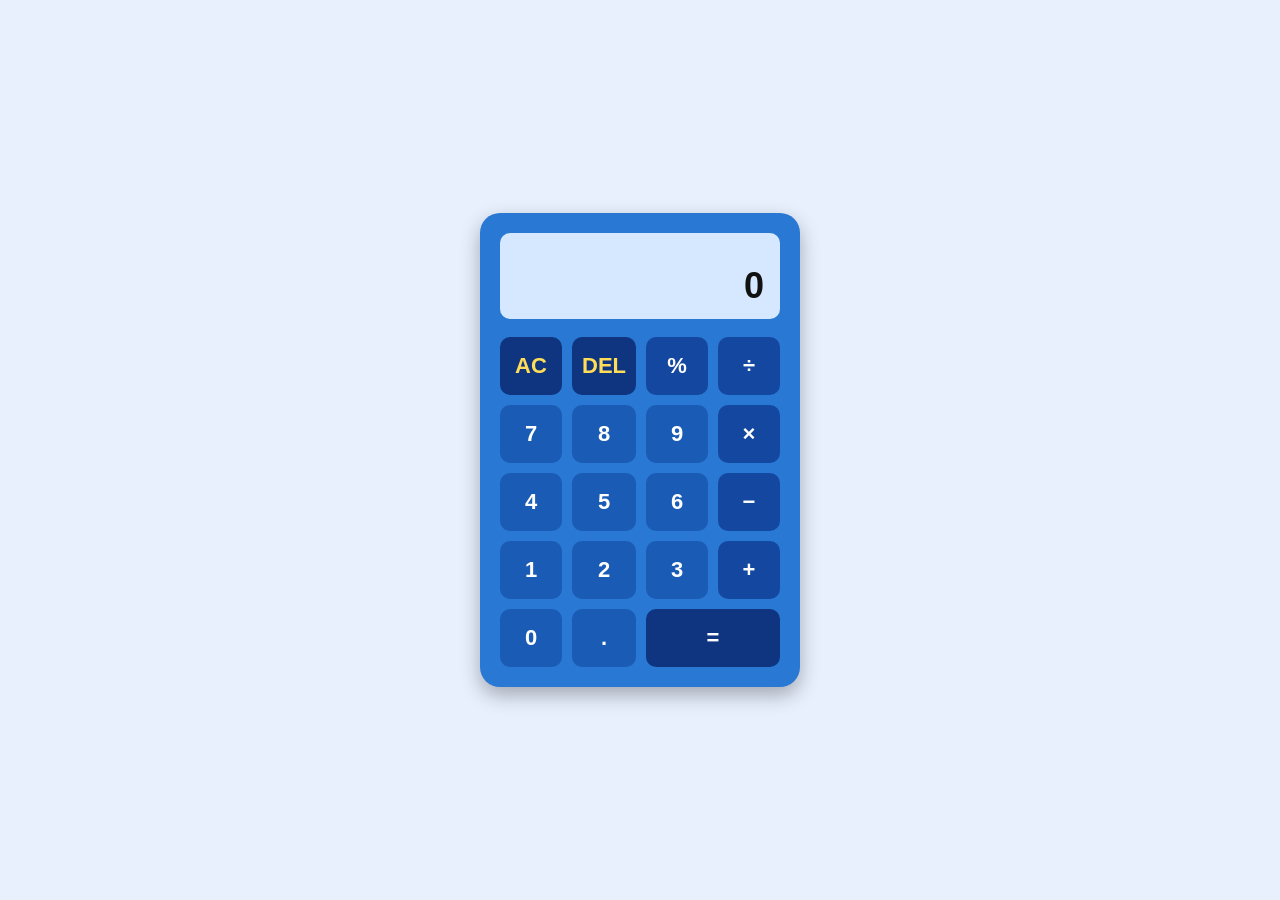
<file: Calci/index.html>
<!DOCTYPE html>
<html lang="en">
<head>
  <meta charset="UTF-8" />
  <meta name="viewport" content="width=device-width, initial-scale=1.0"/>
  <title>Calculator</title>
  <link rel="stylesheet" href="style.css" />
</head>
<body>

  <div class="calculator">

    <div class="display">
      <div id="expression"></div>
      <div id="result">0</div>
    </div>

    <div class="buttons">
      <button class="btn clear" onclick="clearAll()">AC</button>
      <button class="btn clear" onclick="deleteLast()">DEL</button>
      <button class="btn operator" onclick="appendToDisplay('%')">%</button>
      <button class="btn operator" onclick="appendToDisplay('/')">÷</button>

      <button class="btn number" onclick="appendToDisplay('7')">7</button>
      <button class="btn number" onclick="appendToDisplay('8')">8</button>
      <button class="btn number" onclick="appendToDisplay('9')">9</button>
      <button class="btn operator" onclick="appendToDisplay('*')">×</button>

      <button class="btn number" onclick="appendToDisplay('4')">4</button>
      <button class="btn number" onclick="appendToDisplay('5')">5</button>
      <button class="btn number" onclick="appendToDisplay('6')">6</button>
      <button class="btn operator" onclick="appendToDisplay('-')">−</button>

      <button class="btn number" onclick="appendToDisplay('1')">1</button>
      <button class="btn number" onclick="appendToDisplay('2')">2</button>
      <button class="btn number" onclick="appendToDisplay('3')">3</button>
      <button class="btn operator" onclick="appendToDisplay('+')">+</button>

      <button class="btn number zero" onclick="appendToDisplay('0')">0</button>
      <button class="btn number" onclick="appendToDisplay('.')">.</button>
      <button class="btn equals" onclick="calculate()">=</button>
    </div>

  </div>

  <script src="script.js"></script>
</body>
</html>
</file>
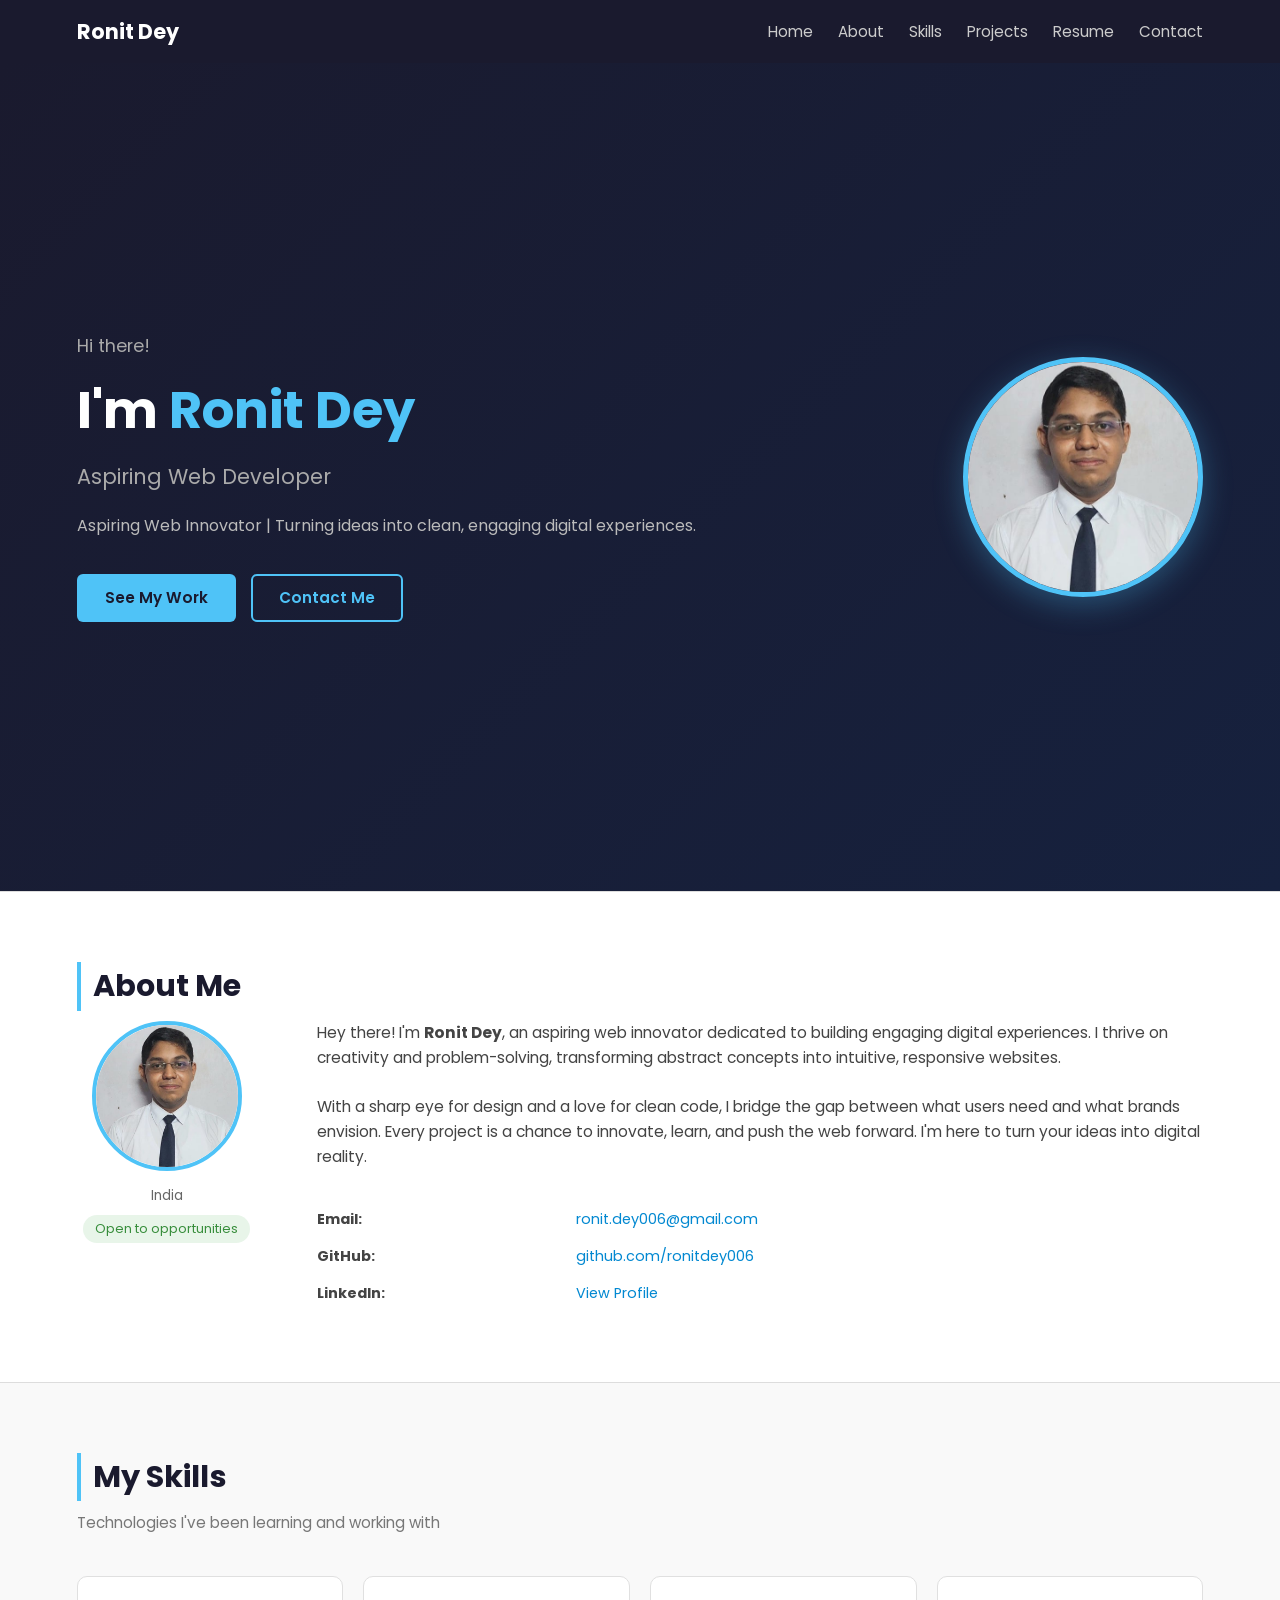
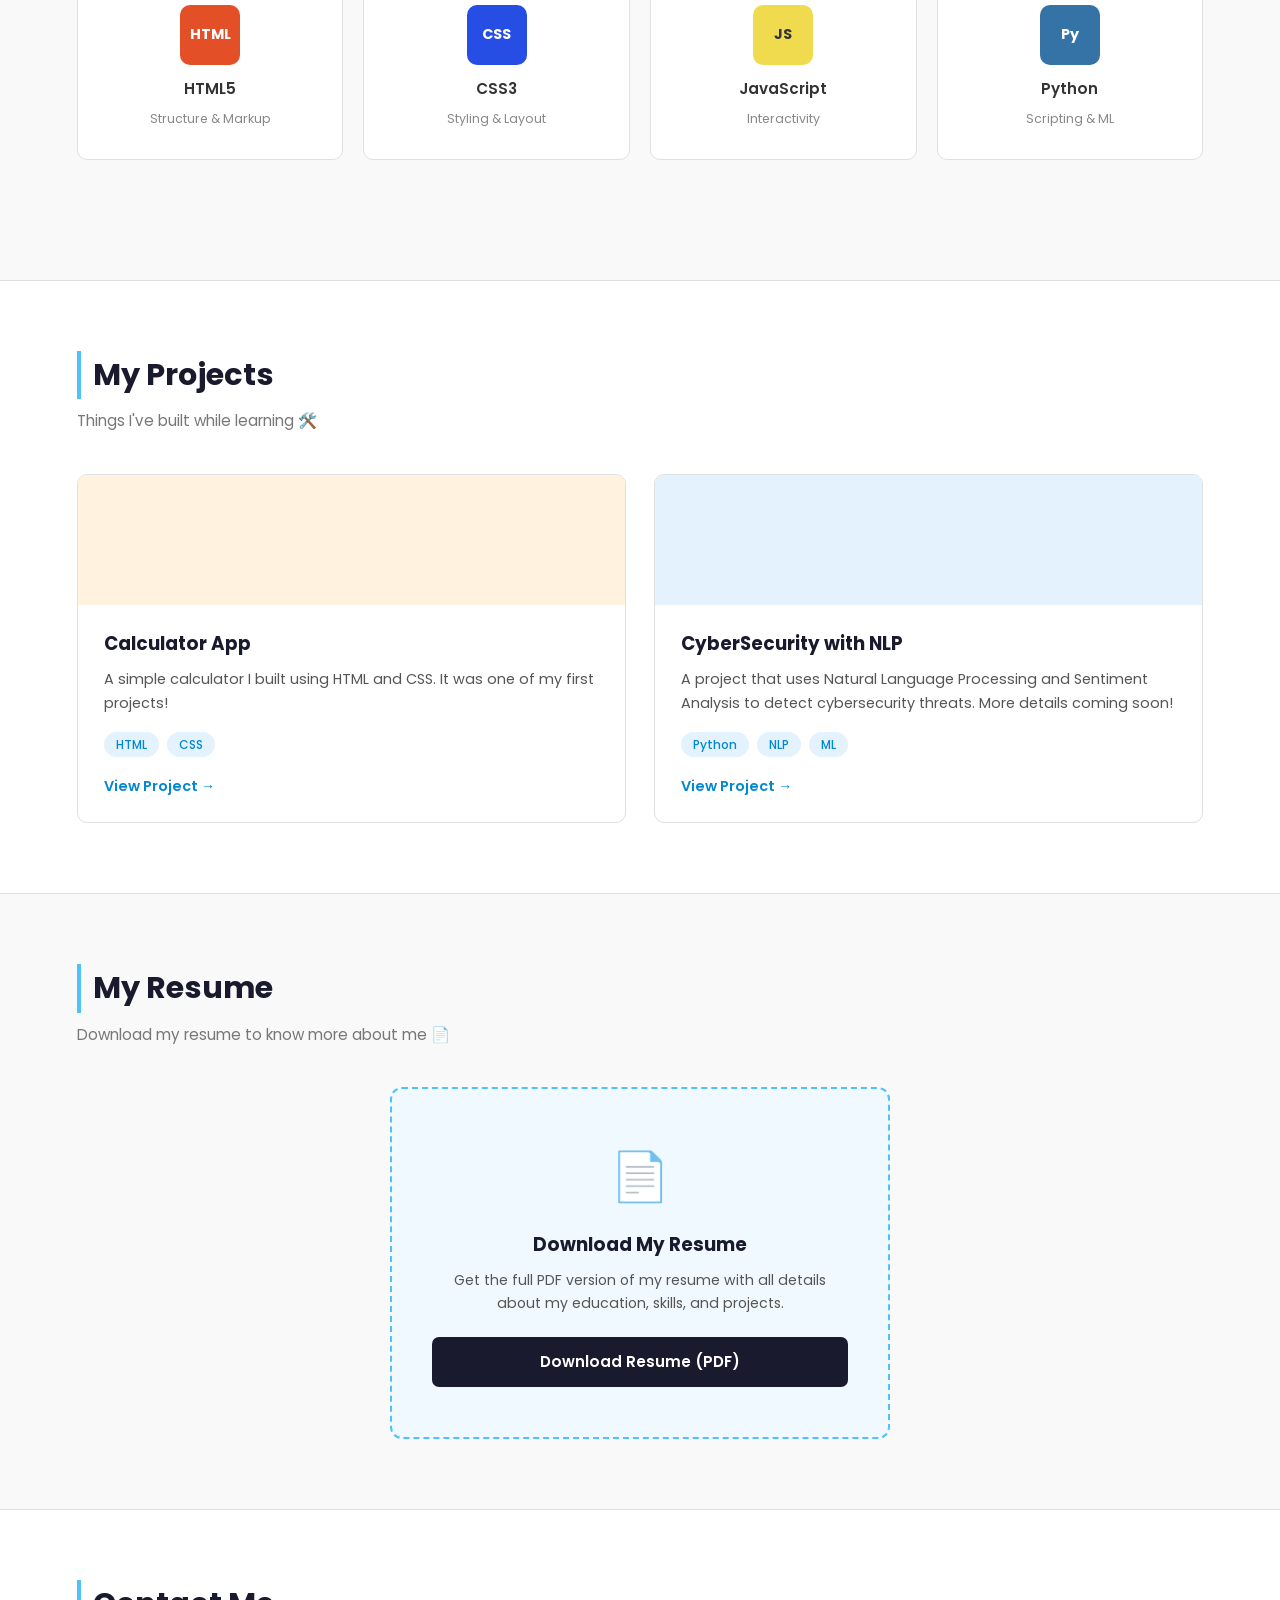
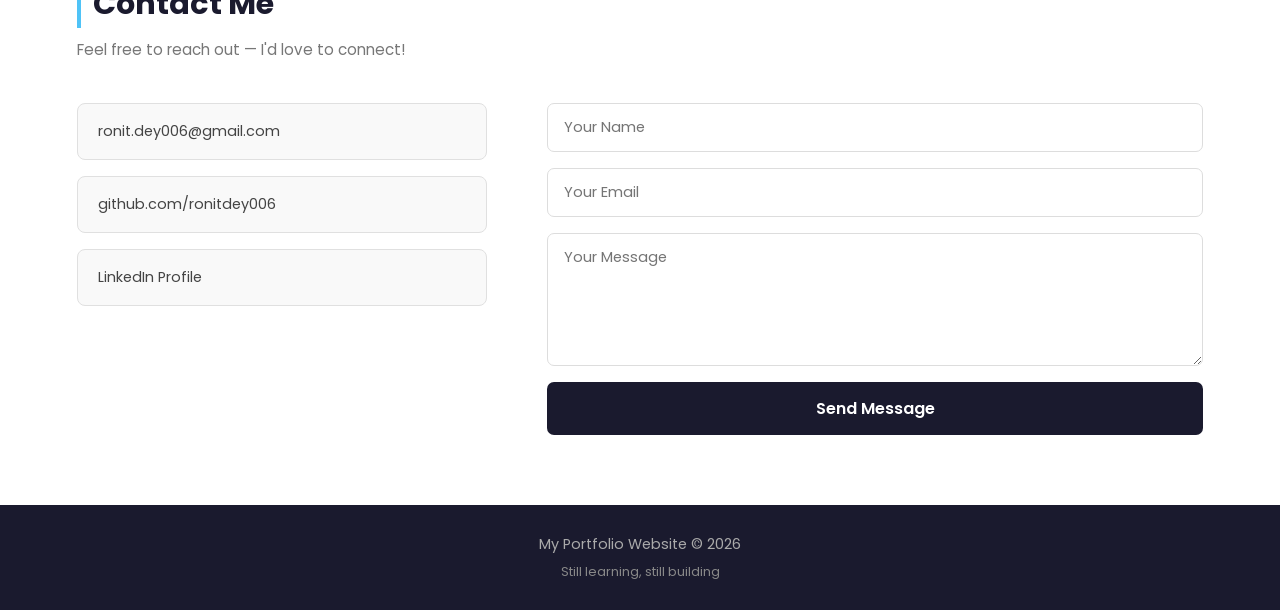
<file: Portfolio_Website/index.html>
<!DOCTYPE html>
<html lang="en">
<head>
  <meta charset="UTF-8" />
  <meta name="viewport" content="width=device-width, initial-scale=1.0"/>
  <title>Ronit Dey - Portfolio</title>
  <link rel="stylesheet" href="style.css" />
  <link href="https://fonts.googleapis.com/css2?family=Poppins:wght@400;500;600;700&display=swap" rel="stylesheet"/>
</head>
<body>
  
  <nav>
    <div class="nav-name">Ronit Dey</div>
    <ul>
      <li><a href="#home">Home</a></li>
      <li><a href="#about">About</a></li>
      <li><a href="#skills">Skills</a></li>
      <li><a href="#projects">Projects</a></li>
      <li><a href="#resume">Resume</a></li>
      <li><a href="#contact">Contact</a></li>
    </ul>
  </nav>
  
  <section id="home" class="hero">
    <div class="hero-text">
      <p class="greeting">Hi there!</p>
      <h1>I'm <span class="blue">Ronit Dey</span></h1>
      <h2>Aspiring Web Developer</h2>
      <p class="intro-text">
        Aspiring Web Innovator | Turning ideas into clean, engaging digital experiences.
      </p>
      <div class="hero-buttons">
        <a href="#projects" class="btn-primary">See My Work</a>
        <a href="#contact" class="btn-outline">Contact Me</a>
      </div>
    </div>
    <div class="hero-image">
      <img src="image.jpeg" alt="Ronit Dey" class="profile-photo" />
    </div>
  </section>

  <hr class="divider" />

  <section id="about" class="about">
    <h2 class="section-heading">About Me</h2>
    <div class="about-content">
      <div class="about-pic">
        <img src="image.jpeg" alt="Ronit Dey" class="about-photo" />
        <p class="location">India</p>
        <p class="status-badge">Open to opportunities</p>
      </div>
      <div class="about-text">
        <p>
          Hey there! I'm <strong>Ronit Dey</strong>, an aspiring web innovator dedicated to building
          engaging digital experiences. I thrive on creativity and problem-solving, transforming abstract
          concepts into intuitive, responsive websites.
        </p>
        <br/>
        <p>
          With a sharp eye for design and a love for clean code, I bridge the gap between what users need
          and what brands envision. Every project is a chance to innovate, learn, and push the web forward.
          I'm here to turn your ideas into digital reality.
        </p>
        <br/>
        <table class="info-table">
          <tr>
            <td><strong>Email:</strong></td>
            <td><a href="mailto:ronit.dey006@gmail.com">ronit.dey006@gmail.com</a></td>
          </tr>
          <tr>
            <td><strong>GitHub:</strong></td>
            <td><a href="https://github.com/ronitdey006" target="_blank">github.com/ronitdey006</a></td>
          </tr>
          <tr>
            <td><strong>LinkedIn:</strong></td>
            <td><a href="https://www.linkedin.com/in/ronit-dey-870091322" target="_blank">View Profile</a></td>
          </tr>
        </table>
      </div>
    </div>
  </section>

  <hr class="divider" />
  
  <section id="skills" class="skills">
    <h2 class="section-heading">My Skills</h2>
    <p class="section-sub">Technologies I've been learning and working with</p>

    <div class="skills-grid">
      <div class="skill-box">
        <div class="skill-icon html-icon">HTML</div>
        <p>HTML5</p>
        <small>Structure & Markup</small>
      </div>
      <div class="skill-box">
        <div class="skill-icon css-icon">CSS</div>
        <p>CSS3</p>
        <small>Styling & Layout</small>
      </div>
      <div class="skill-box">
        <div class="skill-icon js-icon">JS</div>
        <p>JavaScript</p>
        <small>Interactivity</small>
      </div>
      <div class="skill-box">
        <div class="skill-icon py-icon">Py</div>
        <p>Python</p>
        <small>Scripting & ML</small>
      </div>
    </div>
    
  </section>
  <hr class="divider" />
  <section id="projects" class="projects">
    <h2 class="section-heading">My Projects</h2>
    <p class="section-sub">Things I've built while learning 🛠️</p>
    <div class="projects-grid">
      <div class="project-card">
        <div class="card-top orange-top">
        </div>
        <div class="card-body">
          <h3>Calculator App</h3>
          <p>A simple calculator I built using HTML and CSS. It was one of my first projects!</p>
          <div class="card-tags">
            <span class="tag">HTML</span>
            <span class="tag">CSS</span>
          </div>
          <a href="https://ronitdey006.github.io/CODSOFT/Calci/index.html" target="_blank" class="card-link">View Project →</a>
        </div>
      </div>

      <div class="project-card">
        <div class="card-top blue-top">
        </div>
        <div class="card-body">
          <h3>CyberSecurity with NLP</h3>
          <p>A project that uses Natural Language Processing and Sentiment Analysis to detect cybersecurity threats. More details coming soon!</p>
          <div class="card-tags">
            <span class="tag">Python</span>
            <span class="tag">NLP</span>
            <span class="tag">ML</span>
          </div>
          <a href="https://ronitdey006-codsoft-cyberbullying-detectionapp-alwsff.streamlit.app/" target="_blank" class="card-link">View Project →</a>
        </div>
      </div>

    </div>
  </section>

  <hr class="divider" />

  <section id="resume" class="resume">
    <h2 class="section-heading">My Resume</h2>
    <p class="section-sub">Download my resume to know more about me 📄</p>

    <div class="download-card">
      <div class="download-icon">📄</div>
      <h3>Download My Resume</h3>
      <p>Get the full PDF version of my resume with all details about my education, skills, and projects.</p>
      <a href="Resume.pdf" download="Ronit_Dey_Resume.pdf" class="btn-download" id="downloadBtn">
         Download Resume (PDF)
      </a>
    </div>
  </section>

  <hr class="divider" />
  
  <section id="contact" class="contact">
    <h2 class="section-heading">Contact Me</h2>
    <p class="section-sub">Feel free to reach out — I'd love to connect!</p>

    <div class="contact-wrapper">
      <div class="contact-links">
        <a href="mailto:ronit.dey006@gmail.com" class="contact-item">
          <span>ronit.dey006@gmail.com</span>
        </a>
        <a href="https://github.com/ronitdey006" target="_blank" class="contact-item">
          <span>github.com/ronitdey006</span>
        </a>
        <a href="https://www.linkedin.com/in/ronit-dey-870091322" target="_blank" class="contact-item">
          <span>LinkedIn Profile</span>
        </a>
      </div>

      <form class="contact-form" id="contactForm">
        <input type="text" id="name" placeholder="Your Name" required />
        <input type="email" id="email" placeholder="Your Email" required />
        <textarea id="message" rows="5" placeholder="Your Message" required></textarea>
        <button type="submit">Send Message</button>
        <p id="successMsg" style="display:none; color:green; margin-top:10px;">
           Message sent! I'll get back to you soon.
        </p>
      </form>
    </div>
  </section>
  
  <footer>
    <p>My Portfolio Website © 2026</p>
    <p style="margin-top:6px; font-size:0.8rem; color:#888;">Still learning, still building</p>
  </footer>

  <script src="script.js"></script>
</body>
</html>
</file>
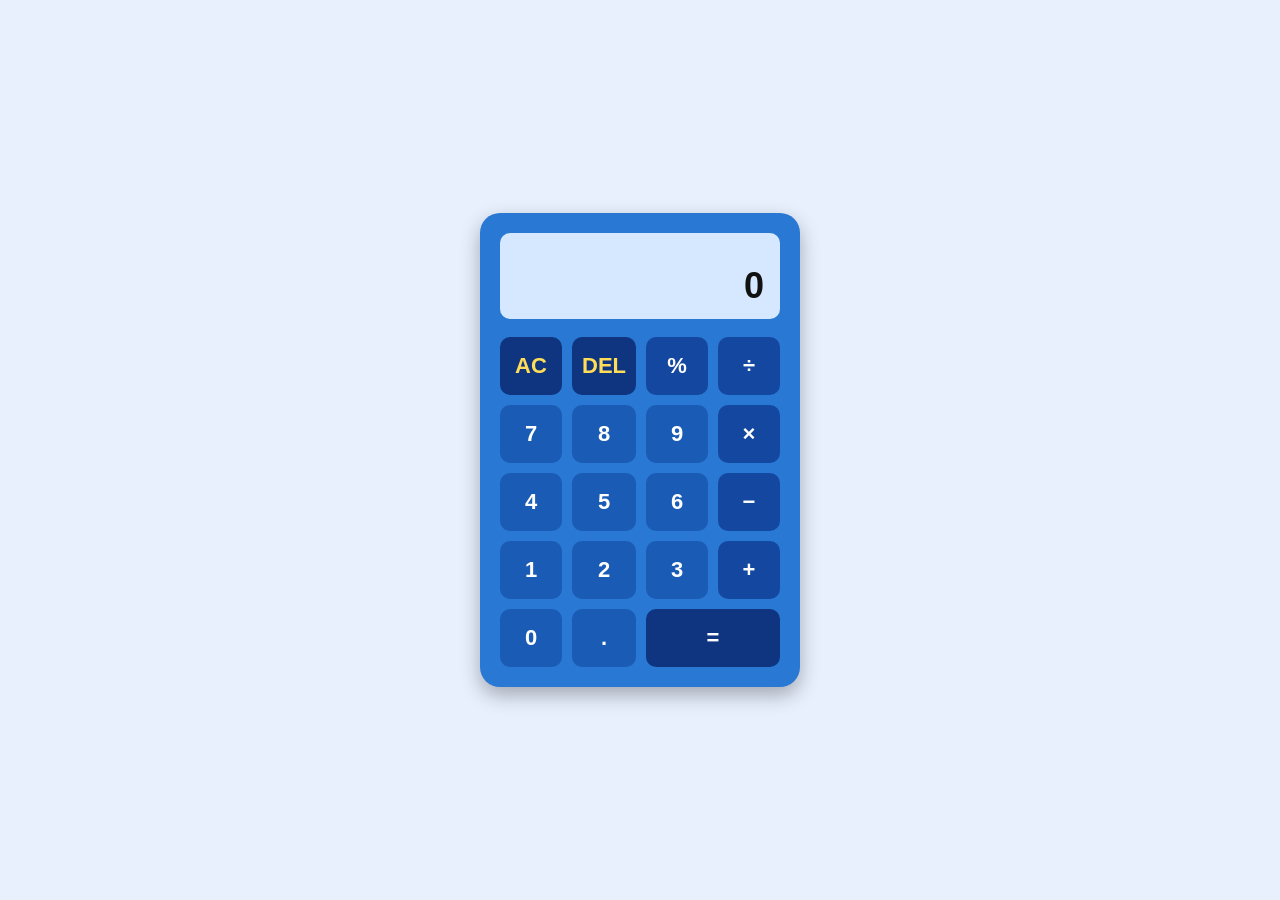
<file: Calci/Calculator.html>
<!DOCTYPE html>
<html lang="en">
<head>
    <meta charset="UTF-8">
    <meta name="viewport" content="width=device-width, initial-scale=1.0">
    <title>Calculator</title>
    <link rel="stylesheet" href="style.css">
</head>
<body>

    <div class="calculator">
        <div class="display">
            <div id="expression"></div>
            <div id="result">0</div>
        </div>

        <div class="buttons">
            <button class="btn clear" onclick="clearAll()">AC</button>
            <button class="btn clear" onclick="deleteLast()">DEL</button>
            <button class="btn operator" onclick="appendToDisplay('%')">%</button>
            <button class="btn operator" onclick="appendToDisplay('/')">÷</button>

            <button class="btn number" onclick="appendToDisplay('7')">7</button>
            <button class="btn number" onclick="appendToDisplay('8')">8</button>
            <button class="btn number" onclick="appendToDisplay('9')">9</button>
            <button class="btn operator" onclick="appendToDisplay('*')">×</button>

            <button class="btn number" onclick="appendToDisplay('4')">4</button>
            <button class="btn number" onclick="appendToDisplay('5')">5</button>
            <button class="btn number" onclick="appendToDisplay('6')">6</button>
            <button class="btn operator" onclick="appendToDisplay('-')">−</button>

            <button class="btn number" onclick="appendToDisplay('1')">1</button>
            <button class="btn number" onclick="appendToDisplay('2')">2</button>
            <button class="btn number" onclick="appendToDisplay('3')">3</button>
            <button class="btn operator" onclick="appendToDisplay('+')">+</button>

            <button class="btn number" onclick="appendToDisplay('0')">0</button>
            <button class="btn number" onclick="appendToDisplay('.')">.</button>
            <button class="btn equals" onclick="calculate()">=</button>
        </div>
    </div>

    <script src="script.js"></script>
</body>
</html>
</file>
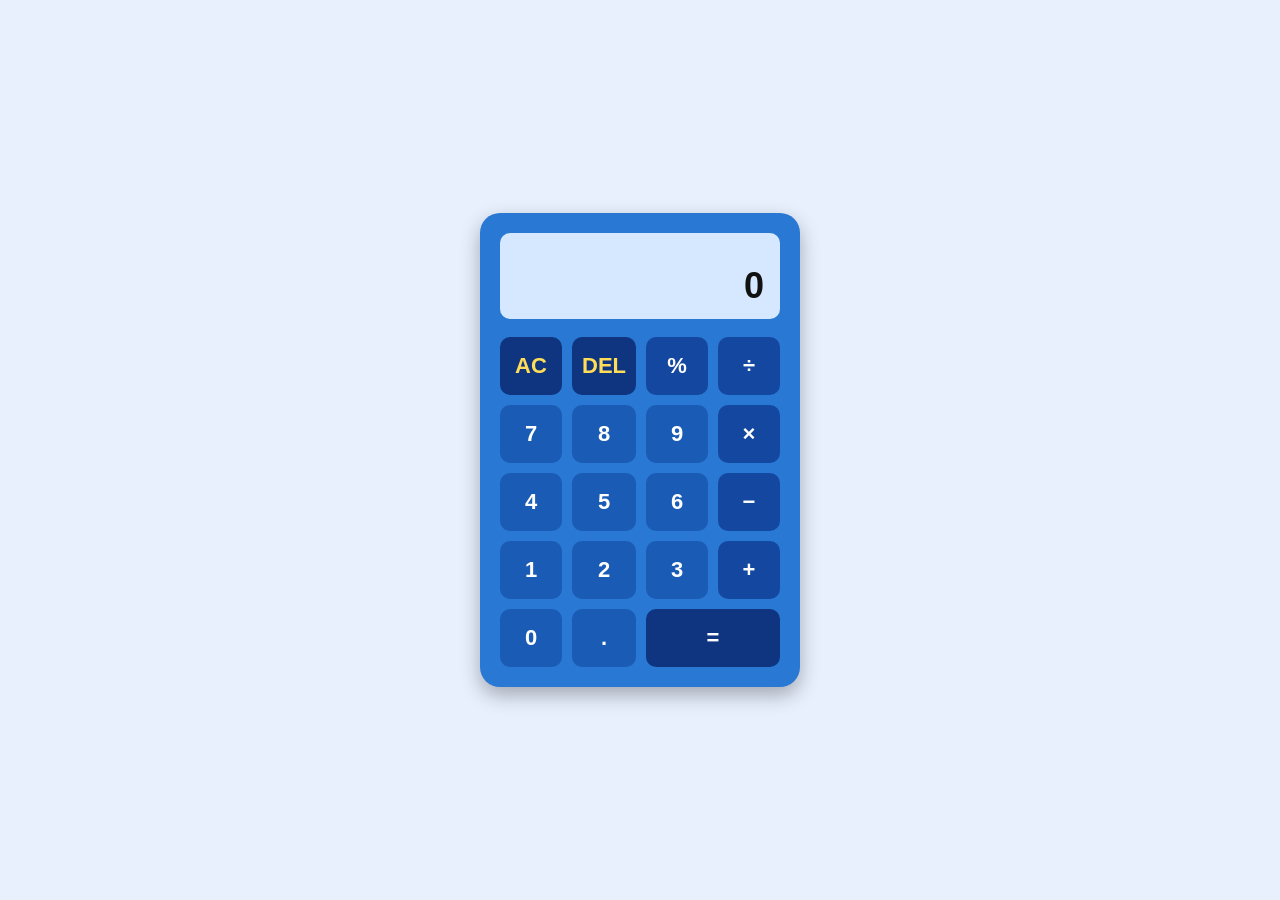
<file: Calci/calculator.html>
<!DOCTYPE html>
<html lang="en">
<head>
    <meta charset="UTF-8">
    <meta name="viewport" content="width=device-width, initial-scale=1.0">
    <title>Calculator</title>
    <link rel="stylesheet" href="style.css">
</head>
<body>

    <div class="calculator">
        <div class="display">
            <div id="expression"></div>
            <div id="result">0</div>
        </div>

        <div class="buttons">
            <button class="btn clear" onclick="clearAll()">AC</button>
            <button class="btn clear" onclick="deleteLast()">DEL</button>
            <button class="btn operator" onclick="appendToDisplay('%')">%</button>
            <button class="btn operator" onclick="appendToDisplay('/')">÷</button>

            <button class="btn number" onclick="appendToDisplay('7')">7</button>
            <button class="btn number" onclick="appendToDisplay('8')">8</button>
            <button class="btn number" onclick="appendToDisplay('9')">9</button>
            <button class="btn operator" onclick="appendToDisplay('*')">×</button>

            <button class="btn number" onclick="appendToDisplay('4')">4</button>
            <button class="btn number" onclick="appendToDisplay('5')">5</button>
            <button class="btn number" onclick="appendToDisplay('6')">6</button>
            <button class="btn operator" onclick="appendToDisplay('-')">−</button>

            <button class="btn number" onclick="appendToDisplay('1')">1</button>
            <button class="btn number" onclick="appendToDisplay('2')">2</button>
            <button class="btn number" onclick="appendToDisplay('3')">3</button>
            <button class="btn operator" onclick="appendToDisplay('+')">+</button>

            <button class="btn number" onclick="appendToDisplay('0')">0</button>
            <button class="btn number" onclick="appendToDisplay('.')">.</button>
            <button class="btn equals" onclick="calculate()">=</button>
        </div>
    </div>

    <script src="script.js"></script>
</body>
</html>
</file>
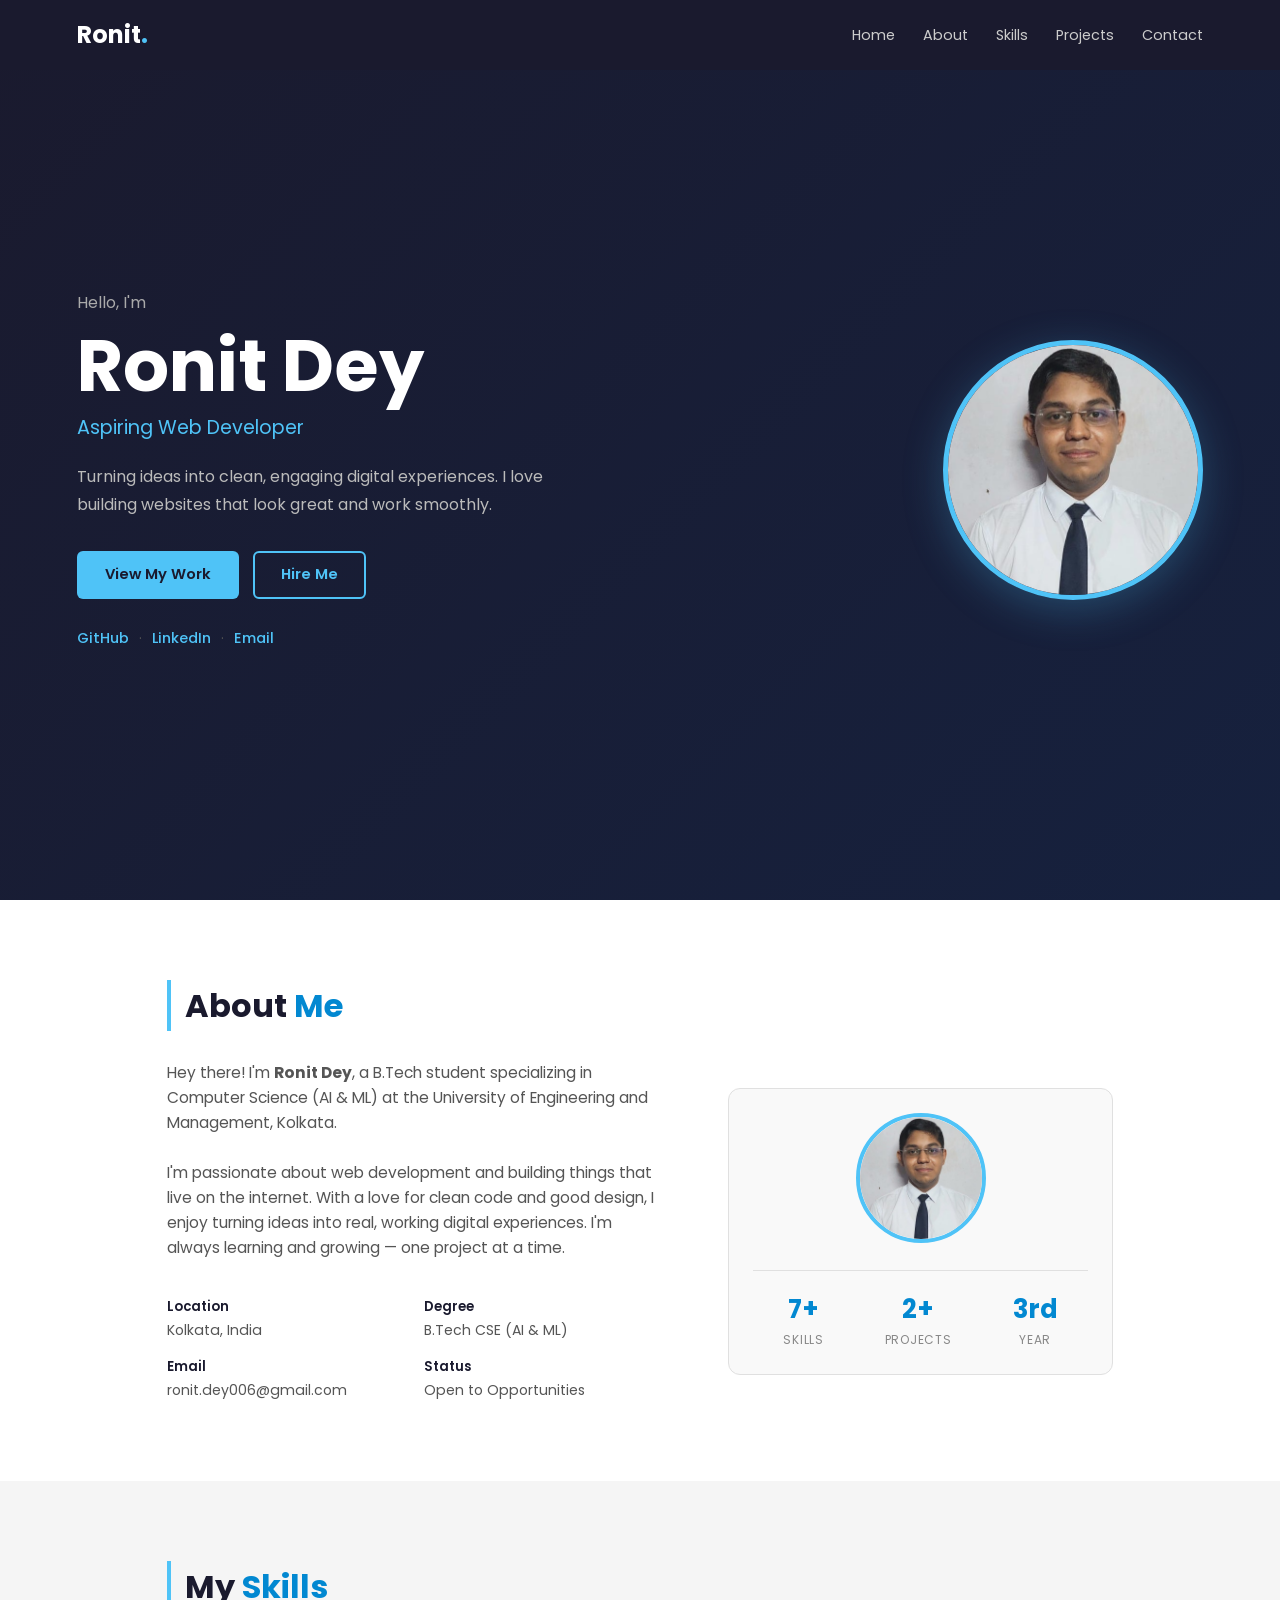
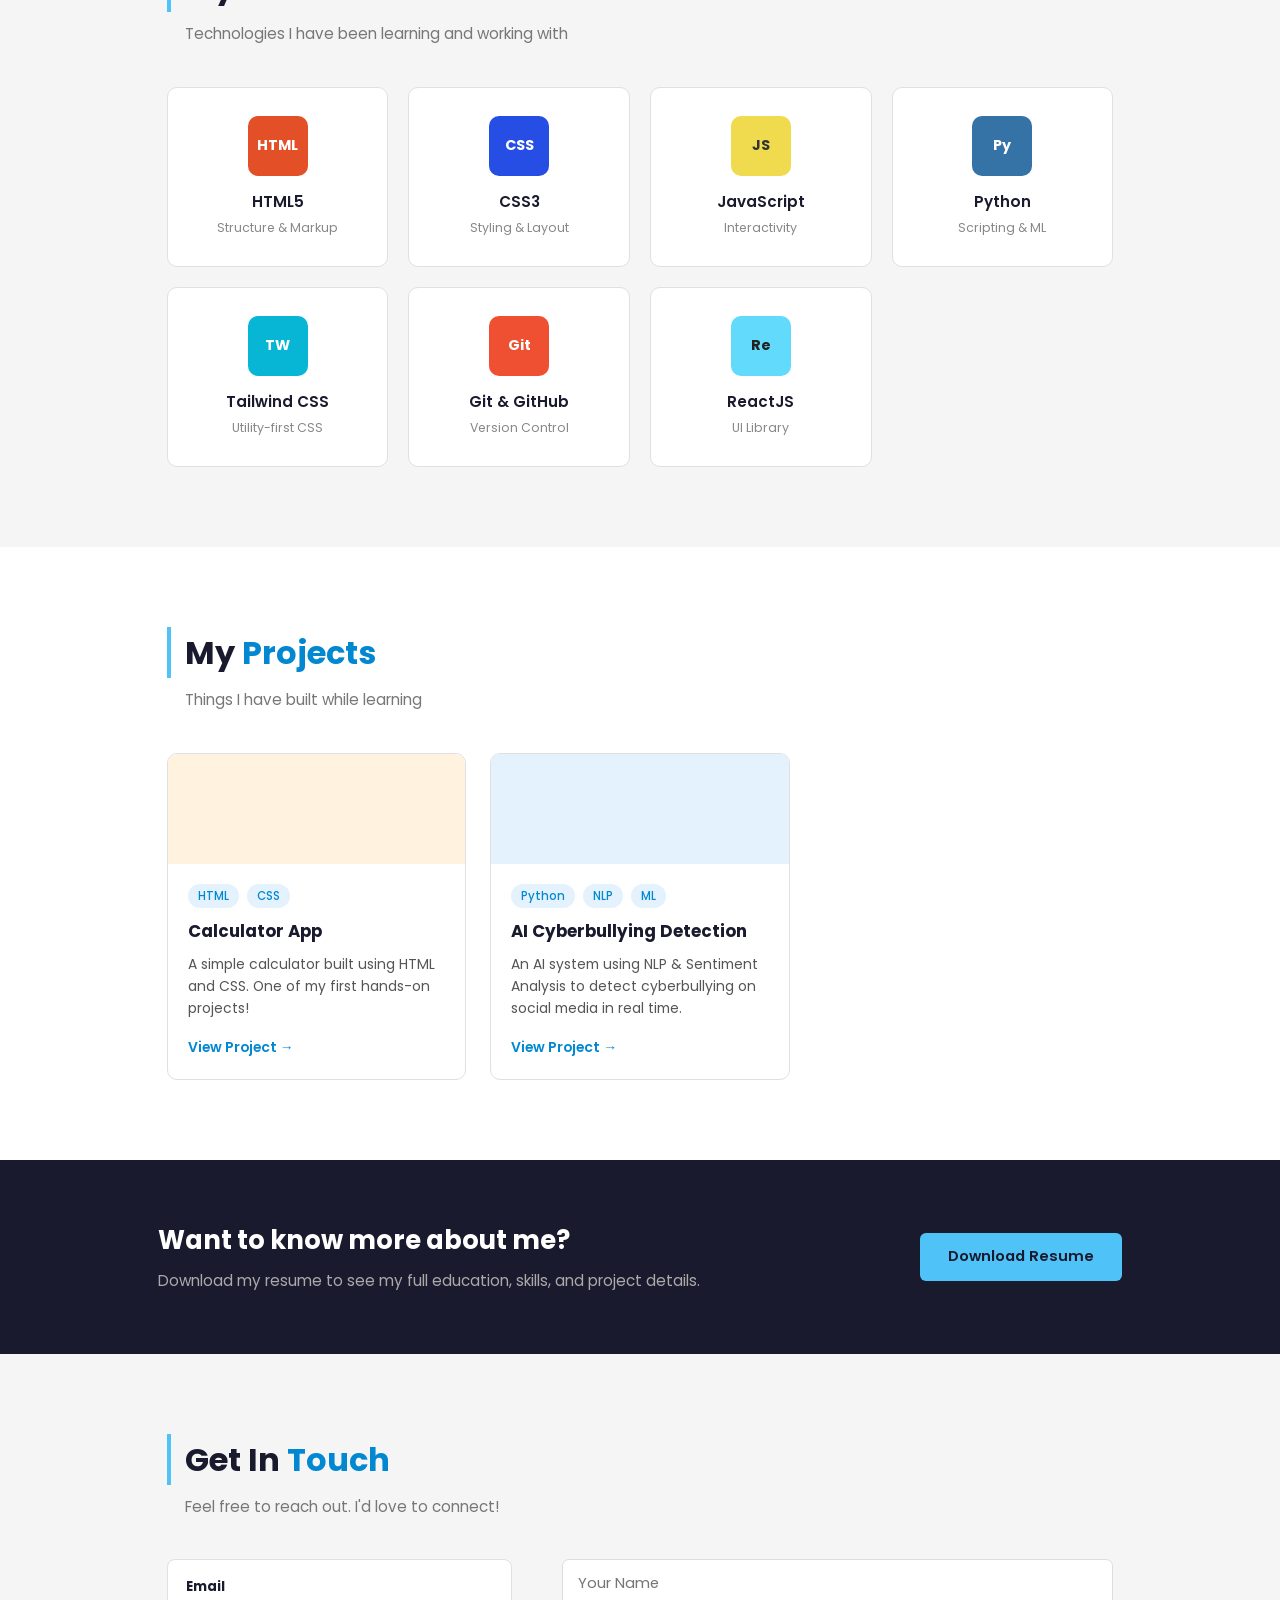
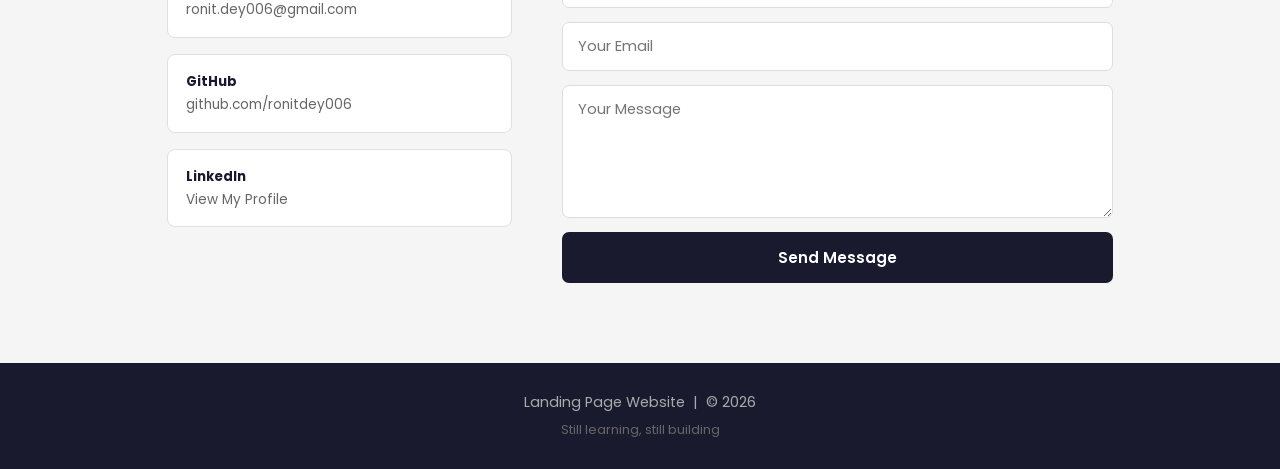
<file: Landing_Page/landingpage.html>
<!DOCTYPE html>
<html lang="en">
<head>
  <meta charset="UTF-8" />
  <meta name="viewport" content="width=device-width, initial-scale=1.0"/>
  <title>Ronit Dey - Web Developer</title>
  <link rel="stylesheet" href="landingpage.css" />
  <link href="https://fonts.googleapis.com/css2?family=Poppins:wght@300;400;500;600;700&display=swap" rel="stylesheet"/>
</head>
<body>

  <nav class="navbar" id="navbar">
    <div class="logo">Ronit<span>.</span></div>
    <ul class="nav-links" id="navLinks">
      <li><a href="#home">Home</a></li>
      <li><a href="#about">About</a></li>
      <li><a href="#skills">Skills</a></li>
      <li><a href="#projects">Projects</a></li>
      <li><a href="#contact">Contact</a></li>
    </ul>
    <button class="hamburger" id="hamburger">&#9776;</button>
  </nav>

  <section class="hero" id="home">
    <div class="hero-left">
      <p class="hero-greeting">Hello, I'm</p>
      <h1 class="hero-name">Ronit Dey</h1>
      <h2 class="hero-role">Aspiring Web Developer</h2>
      <p class="hero-desc">
        Turning ideas into clean, engaging digital experiences.
        I love building websites that look great and work smoothly.
      </p>
      <div class="hero-btns">
        <a href="#projects" class="btn-primary">View My Work</a>
        <a href="#contact" class="btn-outline">Hire Me</a>
      </div>
      <div class="hero-socials">
        <a href="https://github.com/ronitdey006" target="_blank">GitHub</a>
        <span>·</span>
        <a href="https://www.linkedin.com/in/ronit-dey-870091322" target="_blank">LinkedIn</a>
        <span>·</span>
        <a href="mailto:ronit.dey006@gmail.com">Email</a>
      </div>
    </div>
    <div class="hero-right">
      <div class="photo-wrapper">
        <img src="Profile.png" alt="Ronit Dey" class="hero-photo" />
      </div>
    </div>
  </section>

  <section class="about" id="about">
    <div class="container">
      <h2 class="section-title">About <span>Me</span></h2>
      <div class="about-grid">
        <div class="about-text">
          <p>
            Hey there! I'm <strong>Ronit Dey</strong>, a B.Tech student specializing in
            Computer Science (AI & ML) at the University of Engineering and Management, Kolkata.
          </p>
          <br/>
          <p>
            I'm passionate about web development and building things that live on the internet.
            With a love for clean code and good design, I enjoy turning ideas into real,
            working digital experiences. I'm always learning and growing — one project at a time.
          </p>
          <br/>
          <div class="about-details">
            <div class="detail-item">
              <span class="detail-label"> Location</span>
              <span>Kolkata, India</span>
            </div>
            <div class="detail-item">
              <span class="detail-label"> Degree</span>
              <span>B.Tech CSE (AI & ML)</span>
            </div>
            <div class="detail-item">
              <span class="detail-label"> Email</span>
              <span>ronit.dey006@gmail.com</span>
            </div>
            <div class="detail-item">
              <span class="detail-label"> Status</span>
              <span>Open to Opportunities</span>
            </div>
          </div>
        </div>
        <div class="about-card">
          <img src="Profile.png" alt="Ronit Dey" class="about-photo"/>
          <div class="about-stats">
            <div class="stat-box">
              <strong>7+</strong>
              <p>Skills</p>
            </div>
            <div class="stat-box">
              <strong>2+</strong>
              <p>Projects</p>
            </div>
            <div class="stat-box">
              <strong>3rd</strong>
              <p>Year</p>
            </div>
          </div>
        </div>
      </div>
    </div>
  </section>

  <section class="skills" id="skills">
    <div class="container">
      <h2 class="section-title">My <span>Skills</span></h2>
      <p class="section-sub">Technologies I have been learning and working with</p>
      <div class="skills-grid">
        <div class="skill-card">
          <div class="skill-top html">HTML</div>
          <p class="skill-name">HTML5</p>
          <p class="skill-desc">Structure & Markup</p>
        </div>
        <div class="skill-card">
          <div class="skill-top css">CSS</div>
          <p class="skill-name">CSS3</p>
          <p class="skill-desc">Styling & Layout</p>
        </div>
        <div class="skill-card">
          <div class="skill-top js">JS</div>
          <p class="skill-name">JavaScript</p>
          <p class="skill-desc">Interactivity</p>
        </div>
        <div class="skill-card">
          <div class="skill-top py">Py</div>
          <p class="skill-name">Python</p>
          <p class="skill-desc">Scripting & ML</p>
        </div>
        <div class="skill-card">
          <div class="skill-top tw">TW</div>
          <p class="skill-name">Tailwind CSS</p>
          <p class="skill-desc">Utility-first CSS</p>
        </div>
        <div class="skill-card">
          <div class="skill-top git">Git</div>
          <p class="skill-name">Git & GitHub</p>
          <p class="skill-desc">Version Control</p>
        </div>
        <div class="skill-card">
          <div class="skill-top react">Re</div>
          <p class="skill-name">ReactJS</p>
          <p class="skill-desc">UI Library</p>
        </div>
      </div>
    </div>
  </section>

  <section class="projects" id="projects">
    <div class="container">
      <h2 class="section-title">My <span>Projects</span></h2>
      <p class="section-sub">Things I have built while learning</p>
      <div class="projects-grid">

        <div class="project-card">
          <div class="project-top orange"></div>
          <div class="project-body">
            <div class="project-tags">
              <span class="tag">HTML</span>
              <span class="tag">CSS</span>
            </div>
            <h3>Calculator App</h3>
            <p>A simple calculator built using HTML and CSS. One of my first hands-on projects!</p>
            <a href="https://ronitdey006.github.io/CODSOFT/Calci/index.html" target="_blank" class="project-link">View Project →</a>
          </div>
        </div>

        <div class="project-card">
          <div class="project-top blue"></div>
          <div class="project-body">
            <div class="project-tags">
              <span class="tag">Python</span>
              <span class="tag">NLP</span>
              <span class="tag">ML</span>
            </div>
            <h3>AI Cyberbullying Detection</h3>
            <p>An AI system using NLP & Sentiment Analysis to detect cyberbullying on social media in real time.</p>
            <a href="https://ronitdey006-codsoft-cyberbullying-detectionapp-alwsff.streamlit.app//" target="_blank" class="project-link">View Project →</a>
          </div>
        </div>

      </div>
    </div>
  </section>
  
  <section class="resume-section">
    <div class="container resume-inner">
      <div class="resume-text">
        <h2>Want to know more about me?</h2>
        <p>Download my resume to see my full education, skills, and project details.</p>
      </div>
      <a href="resume.pdf" download="Ronit_Dey_Resume.pdf" class="btn-primary"> Download Resume</a>
    </div>
  </section>

  <section class="contact" id="contact">
    <div class="container">
      <h2 class="section-title">Get In <span>Touch</span></h2>
      <p class="section-sub">Feel free to reach out. I'd love to connect!</p>
      <div class="contact-grid">
        <div class="contact-info">
          <a href="mailto:ronit.dey006@gmail.com" class="contact-card">
            <div>
              <strong>Email</strong>
              <p>ronit.dey006@gmail.com</p>
            </div>
          </a>
          <a href="https://github.com/ronitdey006" target="_blank" class="contact-card">
            <div>
              <strong>GitHub</strong>
              <p>github.com/ronitdey006</p>
            </div>
          </a>
          <a href="https://www.linkedin.com/in/ronit-dey-870091322" target="_blank" class="contact-card">
            <div>
              <strong>LinkedIn</strong>
              <p>View My Profile</p>
            </div>
          </a>
        </div>
        <form class="contact-form" id="contactForm">
          <input type="text" id="cname" placeholder="Your Name" required />
          <input type="email" id="cemail" placeholder="Your Email" required />
          <textarea id="cmessage" rows="5" placeholder="Your Message" required></textarea>
          <button type="submit">Send Message</button>
          <p id="successMsg" style="display:none; color:green; margin-top:10px;">
             Message sent! I'll get back to you soon.
          </p>
        </form>
      </div>
    </div>
  </section>

  <footer class="footer">
    <p>Landing Page Website &nbsp;|&nbsp; © 2026</p>
    <p class="footer-sub">Still learning, still building</p>
  </footer>

  <script src="landingpage.js"></script>
</body>
</html>
</file>
<file: Calci/style.css>
* {
  margin: 0;
  padding: 0;
  box-sizing: border-box;
}

body {
  background-color: #e8f0fe;
  font-family: Arial, sans-serif;
  display: flex;
  align-items: center;
  justify-content: center;
  min-height: 100vh;
}

.calculator {
  background-color: #2979d4;
  border-radius: 20px;
  padding: 20px;
  width: 320px;
  box-shadow: 0 8px 20px rgba(0, 0, 0, 0.3);
}

.display {
  background-color: #d6e8ff;
  border-radius: 10px;
  padding: 12px 16px;
  margin-bottom: 18px;
  min-height: 80px;
  display: flex;
  flex-direction: column;
  justify-content: flex-end;
  align-items: flex-end;
  overflow: hidden;
}

#expression {
  font-size: 14px;
  color: #555;
  min-height: 20px;
  word-break: break-all;
  text-align: right;
  width: 100%;
}

#result {
  font-size: 36px;
  font-weight: bold;
  color: #111;
  text-align: right;
  width: 100%;
  word-break: break-all;
}

.buttons {
  display: grid;
  grid-template-columns: repeat(4, 1fr);
  gap: 10px;
}

.btn {
  background-color: #1a5bb5;
  color: white;
  border: none;
  border-radius: 10px;
  font-size: 22px;
  font-weight: bold;
  padding: 16px 10px;
  cursor: pointer;
  transition: background-color 0.15s ease, transform 0.1s ease;
}

.btn:hover {
  background-color: #1448a0;
}

.btn:active {
  transform: scale(0.93);
  background-color: #0f3580;
}

.btn.operator {
  background-color: #1448a0;
}

.btn.operator:hover {
  background-color: #0f3580;
}

.btn.clear {
  background-color: #0f3580;
  color: #ffdd57;
}

.btn.clear:hover {
  background-color: #0b296a;
}

.btn.equals {
  background-color: #0f3580;
  color: white;
  grid-column: span 2;
}

.btn.equals:hover {
  background-color: #0b296a;
}

.btn.zero {
  grid-column: span 1;
}
</file>
<file: Portfolio_Website/style.css>
* {
  margin: 0;
  padding: 0;
  box-sizing: border-box;
}
body {
  font-family: 'Poppins', sans-serif;
  background-color: #f5f5f5;
  color: #333;
  line-height: 1.6;
}
a {
  text-decoration: none;
  color: inherit;
}
nav {
  display: flex;
  justify-content: space-between;
  align-items: center;
  background-color: #1a1a2e;
  padding: 15px 6%;
  position: sticky;
  top: 0;
  z-index: 100;
}
.nav-name {
  color: white;
  font-size: 1.3rem;
  font-weight: 700;
}
nav ul {
  list-style: none;
  display: flex;
  gap: 25px;
}
nav ul li a {
  color: #ccc;
  font-size: 0.95rem;
  transition: color 0.2s;
}
nav ul li a:hover {
  color: #4fc3f7;
}
.hero {
  display: flex;
  justify-content: space-between;
  align-items: center;
  padding: 80px 6%;
  background: linear-gradient(135deg, #1a1a2e 0%, #16213e 100%);
  color: white;
  min-height: 92vh;
  gap: 40px;
}
.hero-text {
  flex: 1;
}
.greeting {
  font-size: 1.1rem;
  color: #aaa;
  margin-bottom: 10px;
}
.hero-text h1 {
  font-size: 3.2rem;
  font-weight: 700;
  margin-bottom: 8px;
}
.blue {
  color: #4fc3f7;
}
.hero-text h2 {
  font-size: 1.3rem;
  font-weight: 400;
  color: #aaa;
  margin-bottom: 20px;
}
.intro-text {
  color: #bbb;
  font-size: 1rem;
  margin-bottom: 35px;
}
.hero-buttons {
  display: flex;
  gap: 15px;
  flex-wrap: wrap;
}
.btn-primary {
  background-color: #4fc3f7;
  color: #1a1a2e;
  padding: 12px 28px;
  border-radius: 6px;
  font-weight: 600;
  font-size: 0.95rem;
  transition: background 0.2s;
}
.btn-primary:hover {
  background-color: #81d4fa;
}
.btn-outline {
  border: 2px solid #4fc3f7;
  color: #4fc3f7;
  padding: 10px 26px;
  border-radius: 6px;
  font-weight: 600;
  font-size: 0.95rem;
  transition: all 0.2s;
}
.btn-outline:hover {
  background-color: #4fc3f7;
  color: #1a1a2e;
}
.hero-image {
  flex: 0 0 auto;
  display: flex;
  justify-content: center;
  align-items: center;
}
.profile-photo {
  width: 240px;
  height: 240px;
  border-radius: 50%;
  object-fit: cover;
  object-position: center top;
  border: 5px solid #4fc3f7;
  box-shadow: 0 8px 30px rgba(79, 195, 247, 0.3);
  display: block;
}
.divider {
  border: none;
  border-top: 1px solid #ddd;
  margin: 0;
}
section {
  padding: 70px 6%;
  width: 100%;
}
.section-heading {
  font-size: 1.9rem;
  font-weight: 700;
  margin-bottom: 10px;
  color: #1a1a2e;
  border-left: 4px solid #4fc3f7;
  padding-left: 12px;
}
.section-sub {
  color: #777;
  margin-bottom: 40px;
  font-size: 0.95rem;
}
.about {
  background-color: white;
}
.about-content {
  display: flex;
  gap: 60px;
  align-items: flex-start;
  flex-wrap: wrap;
  width: 100%;
}
.about-pic {
  text-align: center;
  flex: 0 0 180px;
}
.about-photo {
  width: 150px;
  height: 150px;
  border-radius: 50%;
  object-fit: cover;
  object-position: center top;
  border: 4px solid #4fc3f7;
  display: block;
  margin: 0 auto 14px;
}
.location {
  font-size: 0.85rem;
  color: #666;
  margin-bottom: 8px;
}
.status-badge {
  font-size: 0.8rem;
  background: #e8f5e9;
  color: #388e3c;
  padding: 4px 12px;
  border-radius: 20px;
  display: inline-block;
}
.about-text {
  flex: 1;
  font-size: 0.97rem;
  color: #444;
}
.info-table {
  border-collapse: collapse;
  font-size: 0.9rem;
  width: 100%;
  margin-top: 6px;
}
.info-table td {
  padding: 7px 12px 7px 0;
  vertical-align: top;
}
.info-table a {
  color: #0288d1;
}
.info-table a:hover {
  text-decoration: underline;
}
.skills {
  background-color: #f9f9f9;
}
.skills-grid {
  display: grid;
  grid-template-columns: repeat(4, 1fr);
  gap: 20px;
  margin-bottom: 50px;
  width: 100%;
}
.skill-box {
  background: white;
  border: 1px solid #e0e0e0;
  border-radius: 10px;
  padding: 28px 20px;
  text-align: center;
  transition: box-shadow 0.2s;
}
.skill-box:hover {
  box-shadow: 0 4px 16px rgba(0,0,0,0.1);
}
.skill-icon {
  width: 60px;
  height: 60px;
  border-radius: 10px;
  display: flex;
  align-items: center;
  justify-content: center;
  font-weight: 700;
  font-size: 0.9rem;
  margin: 0 auto 12px;
  color: white;
}
.html-icon { background-color: #e34f26; }
.css-icon  { background-color: #264de4; }
.js-icon   { background-color: #f0db4f; color: #333; }
.py-icon   { background-color: #3572A5; }
.skill-box p {
  font-size: 0.95rem;
  font-weight: 600;
  color: #333;
  margin-bottom: 4px;
}
.skill-box small {
  font-size: 0.78rem;
  color: #888;
}
.projects {
  background-color: white;
}
.projects-grid {
  display: grid;
  grid-template-columns: repeat(2, 1fr);
  gap: 28px;
  width: 100%;
}
.project-card {
  background: white;
  border: 1px solid #e0e0e0;
  border-radius: 10px;
  overflow: hidden;
  transition: transform 0.2s, box-shadow 0.2s;
}
.project-card:hover {
  transform: translateY(-4px);
  box-shadow: 0 8px 24px rgba(0,0,0,0.1);
}
.card-top {
  height: 130px;
  display: flex;
  align-items: center;
  justify-content: center;
}
.orange-top { background-color: #fff3e0; }
.blue-top   { background-color: #e3f2fd; }
.card-emoji {
  font-size: 3.5rem;
}
.card-body {
  padding: 24px 26px;
}
.card-body h3 {
  font-size: 1.15rem;
  font-weight: 700;
  margin-bottom: 10px;
  color: #1a1a2e;
}
.card-body p {
  font-size: 0.9rem;
  color: #555;
  margin-bottom: 16px;
  line-height: 1.65;
}
.card-tags {
  display: flex;
  gap: 8px;
  flex-wrap: wrap;
  margin-bottom: 16px;
}
.tag {
  background-color: #e3f2fd;
  color: #0288d1;
  font-size: 0.75rem;
  padding: 3px 12px;
  border-radius: 20px;
  font-weight: 500;
}
.card-link {
  color: #0288d1;
  font-size: 0.9rem;
  font-weight: 600;
}
.card-link:hover {
  text-decoration: underline;
}
.resume {
  background-color: #f9f9f9;
}
.download-card {
  background-color: #f0f9ff;
  border: 2px dashed #4fc3f7;
  border-radius: 12px;
  padding: 50px 40px;
  text-align: center;
  max-width: 500px;
  margin: 0 auto;
}
.download-icon {
  font-size: 3rem;
  margin-bottom: 14px;
}
.download-card h3 {
  font-size: 1.15rem;
  font-weight: 700;
  color: #1a1a2e;
  margin-bottom: 10px;
}
.download-card p {
  font-size: 0.88rem;
  color: #555;
  margin-bottom: 22px;
  line-height: 1.6;
}
.btn-download {
  display: inline-block;
  background-color: #1a1a2e;
  color: white;
  padding: 13px 28px;
  border-radius: 7px;
  font-size: 0.95rem;
  font-weight: 600;
  transition: background 0.2s, transform 0.2s;
  width: 100%;
  text-align: center;
}
.btn-download:hover {
  background-color: #0288d1;
  transform: translateY(-2px);
}
.download-note {
  font-size: 0.75rem;
  color: #999;
  margin-top: 14px;
  margin-bottom: 0;
}
.download-note code {
  background: #e0e0e0;
  padding: 1px 5px;
  border-radius: 4px;
  font-size: 0.75rem;
}
.contact {
  background-color: white;
}
.contact-wrapper {
  display: grid;
  grid-template-columns: 1fr 1.6fr;
  gap: 60px;
  width: 100%;
  align-items: start;
}
.contact-links {
  display: flex;
  flex-direction: column;
  gap: 16px;
}
.contact-item {
  display: flex;
  align-items: center;
  gap: 14px;
  background: #f9f9f9;
  border: 1px solid #e0e0e0;
  border-radius: 8px;
  padding: 16px 20px;
  font-size: 0.9rem;
  color: #444;
  transition: border-color 0.2s;
}
.contact-item:hover {
  border-color: #4fc3f7;
  color: #0288d1;
}
.contact-icon {
  font-size: 1.4rem;
}
.contact-form {
  display: flex;
  flex-direction: column;
  gap: 16px;
  width: 100%;
}
.contact-form input,
.contact-form textarea {
  width: 100%;
  padding: 13px 16px;
  border: 1px solid #ddd;
  border-radius: 7px;
  font-family: 'Poppins', sans-serif;
  font-size: 0.92rem;
  color: #333;
  background: white;
  outline: none;
  transition: border-color 0.2s;
}
.contact-form input:focus,
.contact-form textarea:focus {
  border-color: #4fc3f7;
}
.contact-form textarea {
  resize: vertical;
}
.contact-form button {
  background-color: #1a1a2e;
  color: white;
  border: none;
  padding: 14px;
  border-radius: 7px;
  font-family: 'Poppins', sans-serif;
  font-size: 1rem;
  font-weight: 600;
  cursor: pointer;
  transition: background 0.2s;
  width: 100%;
}
.contact-form button:hover {
  background-color: #0288d1;
}
footer {
  background-color: #1a1a2e;
  color: #aaa;
  text-align: center;
  padding: 28px 6%;
  font-size: 0.9rem;
}
@media (max-width: 900px) {
  .skills-grid {
    grid-template-columns: repeat(2, 1fr);
  }
  .progress-section {
    grid-template-columns: 1fr;
  }
  .projects-grid {
    grid-template-columns: 1fr;
  }
  .contact-wrapper {
    grid-template-columns: 1fr;
    gap: 35px;
  }
}
@media (max-width: 650px) {
  nav {
    flex-direction: column;
    gap: 12px;
    padding: 15px 5%;
  }
  nav ul {
    gap: 14px;
    flex-wrap: wrap;
    justify-content: center;
  }
  .hero {
    flex-direction: column;
    padding: 55px 5%;
    text-align: center;
    gap: 35px;
    min-height: auto;
  }
  .hero-text h1 {
    font-size: 2.3rem;
  }
  .hero-buttons {
    justify-content: center;
  }
  .profile-photo {
    width: 180px;
    height: 180px;
  }
  section {
    padding: 50px 5%;
  }
  .about-content {
    flex-direction: column;
    align-items: center;
    text-align: center;
  }
  .download-card {
    padding: 35px 20px;
  }
}
</file>
<file: Landing_Page/landingpage.css>
* { margin: 0; padding: 0; box-sizing: border-box; }

body {
  font-family: 'Poppins', sans-serif;
  background: #f5f5f5;
  color: #333;
  line-height: 1.6;
  overflow-x: hidden;
}

a { text-decoration: none; color: inherit; }
ul { list-style: none; }

.navbar {
  position: fixed;
  top: 0; left: 0; right: 0;
  z-index: 999;
  display: flex;
  align-items: center;
  justify-content: space-between;
  padding: 16px 6%;
  background: #1a1a2e;
  transition: box-shadow 0.3s;
}

.navbar.scrolled {
  box-shadow: 0 2px 16px rgba(0,0,0,0.35);
}

.logo {
  font-size: 1.5rem;
  font-weight: 700;
  color: white;
}

.logo span { color: #4fc3f7; }

.nav-links {
  display: flex;
  gap: 28px;
}

.nav-links a {
  color: #ccc;
  font-size: 0.9rem;
  font-weight: 400;
  transition: color 0.2s;
}

.nav-links a:hover { color: #4fc3f7; }

.hamburger {
  display: none;
  background: none;
  border: none;
  color: white;
  font-size: 1.5rem;
  cursor: pointer;
}

.btn-primary {
  background: #4fc3f7;
  color: #1a1a2e;
  padding: 12px 28px;
  border-radius: 6px;
  font-weight: 600;
  font-size: 0.92rem;
  display: inline-block;
  transition: background 0.2s, transform 0.2s;
  border: none;
  cursor: pointer;
  font-family: 'Poppins', sans-serif;
}

.btn-primary:hover {
  background: #81d4fa;
  transform: translateY(-2px);
}

.btn-outline {
  background: transparent;
  color: #4fc3f7;
  padding: 10px 26px;
  border-radius: 6px;
  border: 2px solid #4fc3f7;
  font-weight: 600;
  font-size: 0.92rem;
  display: inline-block;
  transition: all 0.2s;
}

.btn-outline:hover {
  background: #4fc3f7;
  color: #1a1a2e;
  transform: translateY(-2px);
}

.container {
  max-width: 1100px;
  margin: 0 auto;
  padding: 0 6%;
}

.section-title {
  font-size: 2rem;
  font-weight: 700;
  color: #1a1a2e;
  margin-bottom: 10px;
  border-left: 4px solid #4fc3f7;
  padding-left: 14px;
}

.section-title span { color: #0288d1; }

.section-sub {
  color: #777;
  font-size: 0.95rem;
  margin-bottom: 40px;
  padding-left: 18px;
}

.hero {
  min-height: 100vh;
  background: linear-gradient(135deg, #1a1a2e 0%, #16213e 100%);
  display: flex;
  align-items: center;
  justify-content: space-between;
  padding: 100px 6% 60px;
  gap: 40px;
}

.hero-left { flex: 1; }

.hero-greeting {
  font-size: 1rem;
  color: #aaa;
  margin-bottom: 10px;
}

.hero-name {
  font-size: clamp(2.8rem, 6vw, 4.5rem);
  font-weight: 700;
  color: white;
  line-height: 1.1;
  margin-bottom: 8px;
}

.hero-role {
  font-size: 1.2rem;
  font-weight: 400;
  color: #4fc3f7;
  margin-bottom: 20px;
}

.hero-desc {
  color: #bbb;
  font-size: 1rem;
  max-width: 480px;
  margin-bottom: 32px;
  line-height: 1.75;
}

.hero-btns {
  display: flex;
  gap: 14px;
  flex-wrap: wrap;
  margin-bottom: 28px;
}

.hero-socials {
  display: flex;
  align-items: center;
  gap: 10px;
  font-size: 0.9rem;
}

.hero-socials a {
  color: #4fc3f7;
  font-weight: 500;
  transition: color 0.2s;
}

.hero-socials a:hover { color: #81d4fa; }

.hero-socials span { color: #555; }

.hero-right {
  flex: 0 0 auto;
  display: flex;
  justify-content: center;
}

.photo-wrapper {
  width: 260px;
  height: 260px;
  border-radius: 50%;
  border: 5px solid #4fc3f7;
  overflow: hidden;
  box-shadow: 0 10px 40px rgba(79,195,247,0.25);
}

.hero-photo {
  width: 100%;
  height: 100%;
  object-fit: cover;
  object-position: center top;
}

.about {
  background: white;
  padding: 80px 0;
}

.about-grid {
  display: grid;
  grid-template-columns: 1.3fr 1fr;
  gap: 60px;
  align-items: center;
  margin-top: 30px;
}

.about-text p { color: #555; font-size: 0.97rem; }

.about-details {
  display: grid;
  grid-template-columns: 1fr 1fr;
  gap: 14px;
  margin-top: 10px;
}

.detail-item {
  display: flex;
  flex-direction: column;
  gap: 2px;
  font-size: 0.88rem;
}

.detail-label {
  font-weight: 600;
  color: #1a1a2e;
  font-size: 0.82rem;
}

.detail-item span:last-child { color: #555; }

.about-card {
  background: #f9f9f9;
  border: 1px solid #e0e0e0;
  border-radius: 12px;
  padding: 24px;
  text-align: center;
}

.about-photo {
  width: 130px;
  height: 130px;
  border-radius: 50%;
  object-fit: cover;
  object-position: center top;
  border: 4px solid #4fc3f7;
  margin-bottom: 20px;
}

.about-stats {
  display: flex;
  justify-content: space-around;
  border-top: 1px solid #e0e0e0;
  padding-top: 18px;
}

.stat-box { text-align: center; }

.stat-box strong {
  display: block;
  font-size: 1.6rem;
  font-weight: 700;
  color: #0288d1;
}

.stat-box p {
  font-size: 0.75rem;
  color: #888;
  text-transform: uppercase;
  letter-spacing: 0.06em;
}

.skills {
  background: #f5f5f5;
  padding: 80px 0;
}

.skills-grid {
  display: grid;
  grid-template-columns: repeat(4, 1fr);
  gap: 20px;
}

.skill-card {
  background: white;
  border: 1px solid #e0e0e0;
  border-radius: 10px;
  text-align: center;
  padding: 28px 16px;
  transition: transform 0.2s, box-shadow 0.2s;
}

.skill-card:hover {
  transform: translateY(-5px);
  box-shadow: 0 8px 24px rgba(0,0,0,0.1);
}

.skill-top {
  width: 60px;
  height: 60px;
  border-radius: 10px;
  display: flex;
  align-items: center;
  justify-content: center;
  font-weight: 700;
  font-size: 0.9rem;
  color: white;
  margin: 0 auto 14px;
}

.html { background: #e34f26; }
.css  { background: #264de4; }
.js   { background: #f0db4f; color: #333; }
.py   { background: #3572A5; }
.tw   { background: #06b6d4; }
.git  { background: #f05032; }
.react { background: #61dafb; color: #222; }

.skill-name {
  font-size: 0.95rem;
  font-weight: 600;
  color: #1a1a2e;
  margin-bottom: 4px;
}

.skill-desc { font-size: 0.78rem; color: #888; }

.projects {
  background: white;
  padding: 80px 0;
}

.projects-grid {
  display: grid;
  grid-template-columns: repeat(3, 1fr);
  gap: 24px;
}

.project-card {
  border: 1px solid #e0e0e0;
  border-radius: 10px;
  overflow: hidden;
  background: white;
  transition: transform 0.2s, box-shadow 0.2s;
}

.project-card:hover {
  transform: translateY(-5px);
  box-shadow: 0 10px 28px rgba(0,0,0,0.1);
}

.project-top {
  height: 110px;
  display: flex;
  align-items: center;
  justify-content: center;
  font-size: 3rem;
}

.orange { background: #fff3e0; }
.blue   { background: #e3f2fd; }
.green  { background: #e8f5e9; }

.project-body { padding: 20px; }

.project-tags {
  display: flex;
  gap: 8px;
  flex-wrap: wrap;
  margin-bottom: 10px;
}

.tag {
  background: #e3f2fd;
  color: #0288d1;
  font-size: 0.72rem;
  padding: 3px 10px;
  border-radius: 20px;
  font-weight: 500;
}

.project-body h3 {
  font-size: 1.05rem;
  font-weight: 700;
  color: #1a1a2e;
  margin-bottom: 8px;
}

.project-body p {
  font-size: 0.87rem;
  color: #555;
  margin-bottom: 14px;
  line-height: 1.6;
}

.project-link {
  color: #0288d1;
  font-size: 0.87rem;
  font-weight: 600;
}

.project-link:hover { text-decoration: underline; }

.resume-section {
  background: #1a1a2e;
  padding: 60px 6%;
}

.resume-inner {
  display: flex;
  align-items: center;
  justify-content: space-between;
  flex-wrap: wrap;
  gap: 24px;
}

.resume-text h2 {
  font-size: 1.6rem;
  color: white;
  margin-bottom: 8px;
}

.resume-text p { color: #aaa; font-size: 0.95rem; }

.contact {
  background: #f5f5f5;
  padding: 80px 0;
}

.contact-grid {
  display: grid;
  grid-template-columns: 1fr 1.6fr;
  gap: 50px;
  align-items: start;
}

.contact-info {
  display: flex;
  flex-direction: column;
  gap: 16px;
}

.contact-card {
  display: flex;
  align-items: center;
  gap: 14px;
  background: white;
  border: 1px solid #e0e0e0;
  border-radius: 8px;
  padding: 16px 18px;
  font-size: 0.9rem;
  color: #444;
  transition: border-color 0.2s, transform 0.2s;
}

.contact-card:hover {
  border-color: #4fc3f7;
  color: #0288d1;
  transform: translateX(4px);
}

.contact-icon { font-size: 1.4rem; }

.contact-card strong {
  display: block;
  font-size: 0.82rem;
  color: #1a1a2e;
  margin-bottom: 2px;
}

.contact-card p { font-size: 0.85rem; color: #666; }

.contact-form {
  display: flex;
  flex-direction: column;
  gap: 14px;
}

.contact-form input,
.contact-form textarea {
  width: 100%;
  padding: 13px 15px;
  border: 1px solid #ddd;
  border-radius: 7px;
  font-family: 'Poppins', sans-serif;
  font-size: 0.92rem;
  color: #333;
  background: white;
  outline: none;
  transition: border-color 0.2s;
}

.contact-form input:focus,
.contact-form textarea:focus { border-color: #4fc3f7; }

.contact-form textarea { resize: vertical; }

.contact-form button {
  background: #1a1a2e;
  color: white;
  border: none;
  padding: 14px;
  border-radius: 7px;
  font-family: 'Poppins', sans-serif;
  font-size: 0.95rem;
  font-weight: 600;
  cursor: pointer;
  transition: background 0.2s;
  width: 100%;
}

.contact-form button:hover { background: #0288d1; }

.footer {
  background: #1a1a2e;
  color: #aaa;
  text-align: center;
  padding: 28px 6%;
  font-size: 0.9rem;
}

.footer strong { color: #4fc3f7; }

.footer-sub {
  font-size: 0.8rem;
  color: #666;
  margin-top: 6px;
}

@media (max-width: 900px) {
  .about-grid { grid-template-columns: 1fr; }
  .skills-grid { grid-template-columns: repeat(3, 1fr); }
  .projects-grid { grid-template-columns: 1fr 1fr; }
  .contact-grid { grid-template-columns: 1fr; }
  .resume-inner { flex-direction: column; text-align: center; }
}

@media (max-width: 650px) {
  .nav-links {
    display: none;
    position: fixed;
    top: 0; right: 0;
    width: 65%;
    height: 100vh;
    background: #16213e;
    flex-direction: column;
    align-items: center;
    justify-content: center;
    gap: 28px;
    z-index: 998;
    transition: right 0.3s;
  }

  .nav-links.open { display: flex; }

  .hamburger { display: block; }

  .hero {
    flex-direction: column;
    text-align: center;
    padding: 100px 5% 60px;
  }

  .hero-btns { justify-content: center; }
  .hero-socials { justify-content: center; }
  .hero-desc { margin: 0 auto 32px; }

  .photo-wrapper {
    width: 200px;
    height: 200px;
  }

  .projects-grid { grid-template-columns: 1fr; }

  .about-grid {
    grid-template-columns: 1fr;
    text-align: center;
  }

  .about-details { grid-template-columns: 1fr; }
}
</file>
